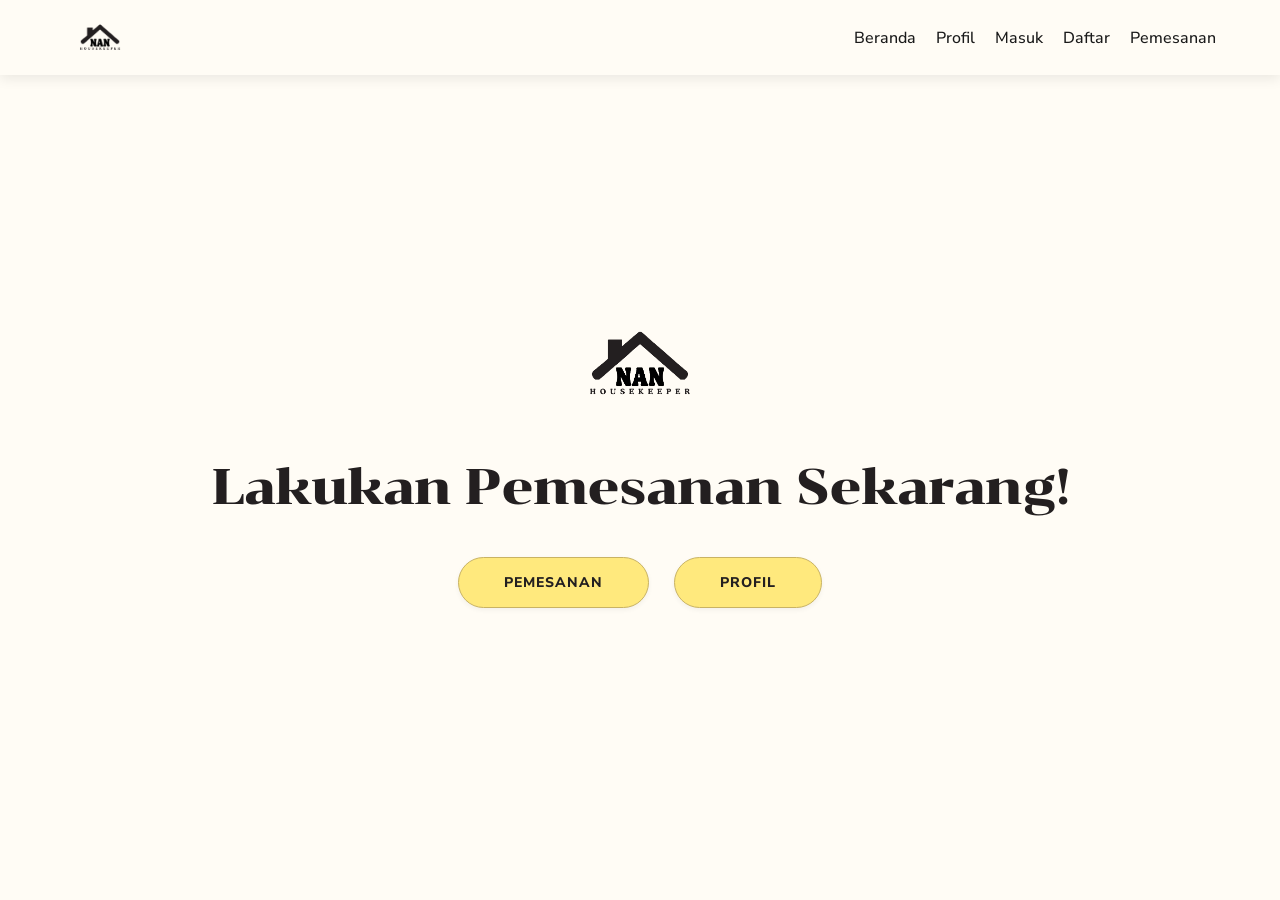
<file: index.html>
<!-- disini kode untuk halaman beranda/homepage -->
<!DOCTYPE html>
<html lang="en">
<head>
    <meta charset="UTF-8">
    <meta name="viewport" content="width=device-width, initial-scale=1.0">
    <title>Homepage</title>
    <link rel="preconnect" href="https://fonts.googleapis.com">
    <link rel="preconnect" href="https://fonts.gstatic.com" crossorigin>
    <link href="https://fonts.googleapis.com/css2?family=Chonburi&family=Nunito+Sans:ital,opsz,wght@0,6..12,200..1000;1,6..12,200..1000&display=swap" rel="stylesheet">
    <link rel="stylesheet" href="style.css">
</head>
<body>

    <nav class="navbar">
        <a href="index.html" class="navbar-logo">
            <img src="asset/logo.png" alt="Logo NAN">
        </a>

        <a href="#">Beranda</a>
        <a href="profile.html">Profil</a>
        <a href="masuk.php">Masuk</a>
        <a href="daftar.php">Daftar</a>
        <a href="formPemesanan.php">Pemesanan</a>
    </nav>

    <main class="main-content">
        <div class="logo-container">
            <img src="asset/logo.png" alt="NAN Houskeeper Logo" class="logo">
        </div>

        <h1 class="main-title">Lakukan Pemesanan Sekarang!</h1>

        <div class="button-container">
            <a href="formPemesanan.php" class="btn">PEMESANAN</a>
            <a href="profile.html" class="btn">PROFIL</a>
        </div>
    </main>
    <script src="script.js"></script>
</body>
</html>
</file>
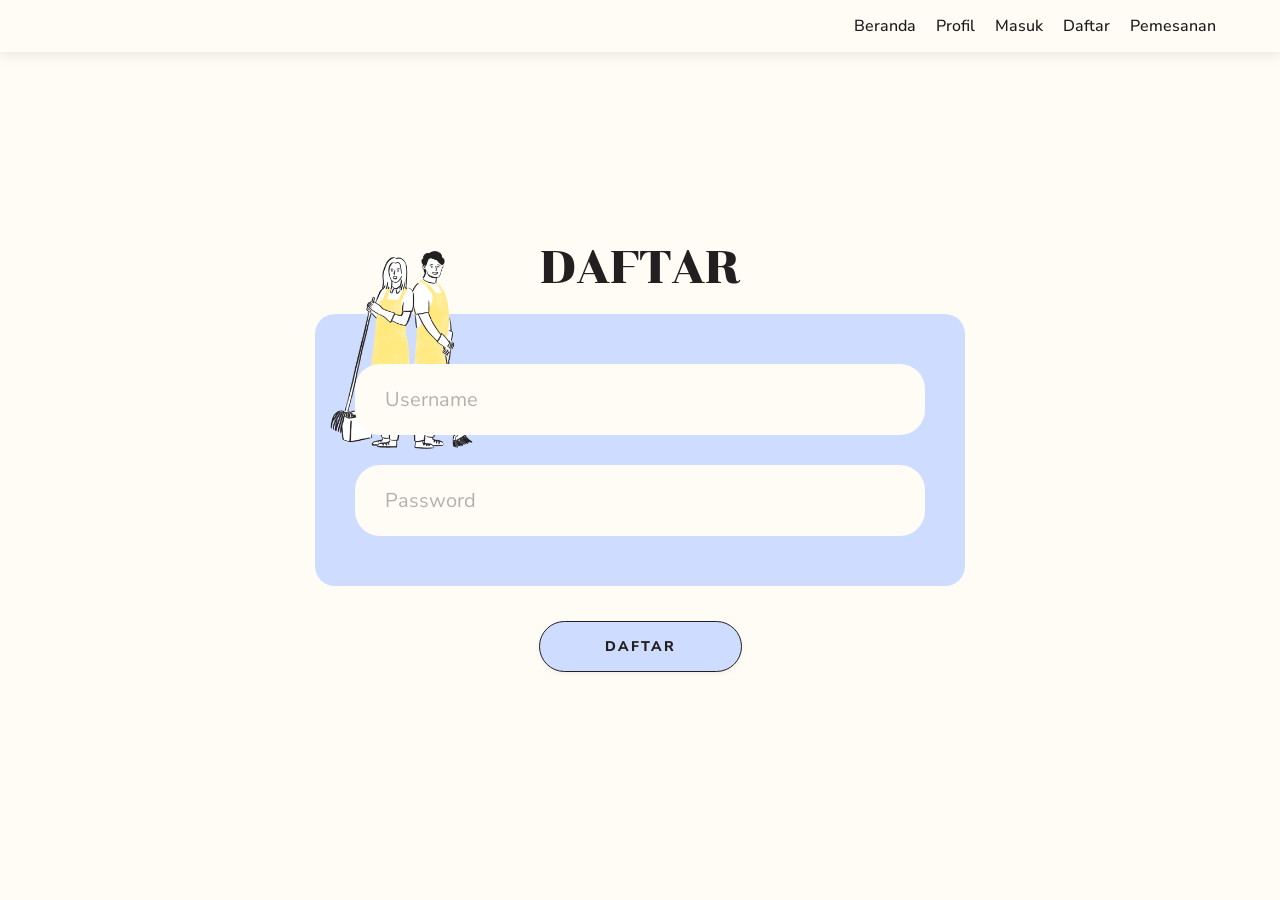
<file: daftar.html>
<!DOCTYPE html>
<html lang="en">
<head>
    <meta charset="UTF-8">
    <meta name="viewport" content="width=device-width, initial-scale=1.0">
    <title>Sign Up</title>
    <!-- stylesheet -->
    <link rel="stylesheet" href="style.css">
    <link rel="preconnect" href="https://fonts.googleapis.com">
    <link rel="preconnect" href="https://fonts.gstatic.com" crossorigin>
    <link href="https://fonts.googleapis.com/css2?family=Chonburi&family=Nunito+Sans:ital,opsz,wght@0,6..12,200..1000;1,6..12,200..1000&display=swap" rel="stylesheet">
</head>

<body>
    <nav class="navbar">
        <a href="index.html">Beranda</a>
        <a href="profile.html">Profil</a>
        <a href="masuk.html">Masuk</a>
        <a href="#">Daftar</a>
        <a href="formPemesanan.php">Pemesanan</a>
    </nav>

    <main class="main-content">
        <div class="register">
            <h1 class="main-title">DAFTAR</h1>

            <img src="asset/asset daftar.png" class="illustration">

            <div class="register-box">
                <form id="registerForm" method="POST">
                    <input type="text" id="user" name="username" placeholder="Username" required>
                    <input type="password" id="password" name="password" placeholder="Password" required>
                </form>
            </div>

            <button type="submit" form="registerForm" class="btn">DAFTAR</button>
        </div>
    </main>
</body>
</html>
</file>
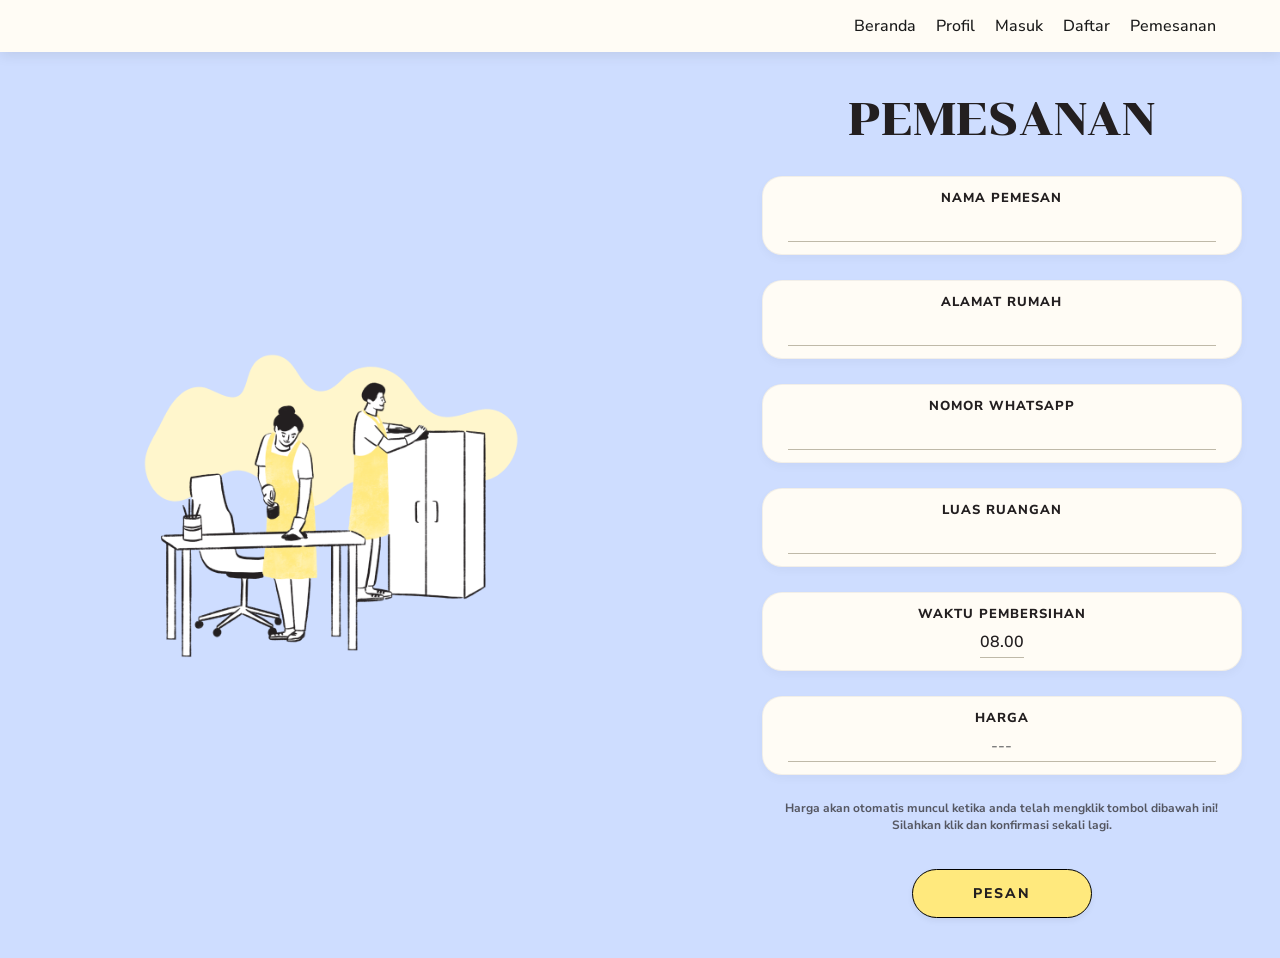
<file: formPemesanan.html>
<!DOCTYPE html>
<html lang="en">
<head>
    <meta charset="UTF-8">
    <meta name="viewport" content="width=device-width, initial-scale=1.0">
    <title>Document</title>
    <link rel="stylesheet" href="style.css">
    <link rel="preconnect" href="https://fonts.googleapis.com">
    <link rel="preconnect" href="https://fonts.gstatic.com" crossorigin>
    <link href="https://fonts.googleapis.com/css2?family=Chonburi&family=Nunito+Sans:ital,opsz,wght@0,6..12,200..1000;1,6..12,200..1000&display=swap" rel="stylesheet">
</head>
<body>
    <nav class="navbar">
        <a href="index.html">Beranda</a>
        <a href="profile.html">Profil</a>
        <a href="masuk.html">Masuk</a>
        <a href="daftar.html">Daftar</a>
        <a href="#">Pemesanan</a>
    </nav>

    <main class="pemesanan-wrapper">

    <div class="pemesanan-kiri">
        <img src="asset/asset pemesanan.png" alt="Ilustrasi Pemesanan" class="img-pemesanan">
    </div>
    <div class="pemesanan-kanan">
        <h1 class="pemesanan-title">PEMESANAN</h1>

    <!-- FORM YANG MASUK KE DATABASE -->
    <div class="form-container">
        <form action="" method="POST" enctype="multipart/form-data">

            <div class="kotak-input">
                <label for="nama">NAMA PEMESAN</label>
                <input type="text" name="nama" id="nama" required>
            </div>

            <div class="kotak-input">
                <label for="alamat">ALAMAT RUMAH</label>
                <input type="text" name="alamat" id="alamat" required>
            </div>

            <div class="kotak-input">
                <label for="nowa">NOMOR WHATSAPP</label>
                <input type="text" name="nomor" id="nowa" required>
            </div>

            <div class="kotak-input">
                <label for="luas rumah">LUAS RUANGAN</label>
                <input type="number" name="luas" id="luasrumah" required>
            </div>
            
            <div class="kotak-input">
                <label for="pilihan">WAKTU PEMBERSIHAN</label>
                <div class="select-wrapper">
                    <select name="pilihan" id="pilihan">
                        <option value="pagi">08.00</option>
                        <option value="siang">13.00</option>
                        <option value="malam">19.00</option>
                    </select>
                </div>
            </div>

            <div class="kotak-input">
                <label for="harga">HARGA</label>
                <input type="text" id="harga" name="harga" readonly placeholder="---">
            </div>

            <p class="info-harga">
                Harga akan otomatis muncul ketika anda telah mengklik tombol dibawah ini!
                Silahkan klik dan konfirmasi sekali lagi.
            </p>
            
            <div class="btn-submit-container">
                <button type="submit" name="action" value="pesan" class="btn-pesan" onclick="hitungDanKonfirmasi()">PESAN</button>
            </div>
        </form>
    </div>
    </main>
    
<script src="script.js"></script>
</body>
</html>
</file>
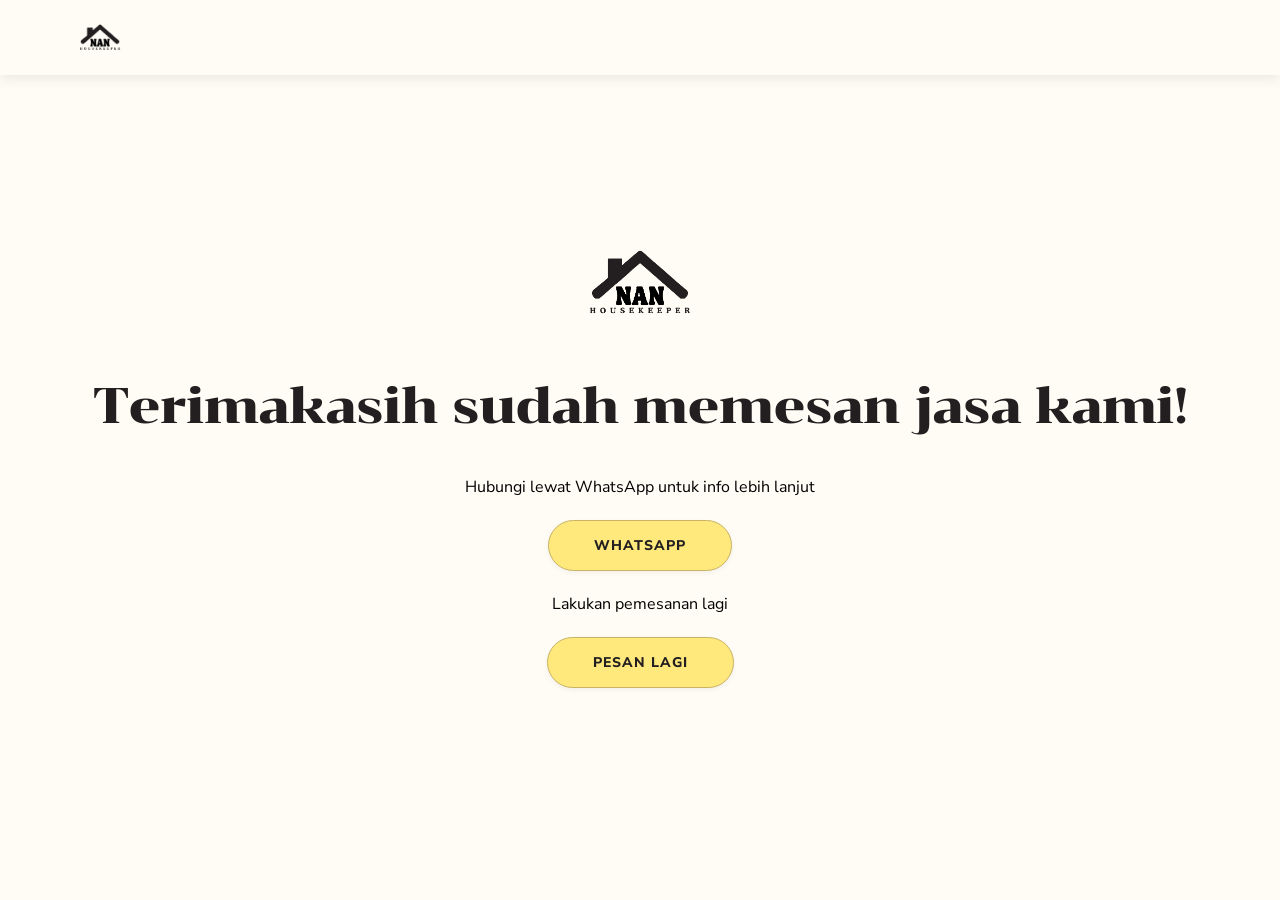
<file: konfirmasi.html>
<!-- after pemesanan -->
<!DOCTYPE html>
<html lang="id">
<head>
    <meta charset="UTF-8">
    <meta name="viewport" content="width=device-width, initial-scale=1.0">
    <title>Terimakasih</title>
    <link rel="preconnect" href="https://fonts.googleapis.com">
    <link rel="preconnect" href="https://fonts.gstatic.com" crossorigin>
    <link href="https://fonts.googleapis.com/css2?family=Chonburi&family=Nunito+Sans:ital,opsz,wght@0,6..12,200..1000;1,6..12,200..1000&display=swap" rel="stylesheet">
    <link rel="stylesheet" href="style.css">
</head>
<body>
    <nav class="navbar">
        <a href="index.html" class="navbar-logo">
            <img src="asset/logo.png" alt="Logo NAN">
        </a>
    </nav>
    
    <main class="main-content">
        <div class="logo-container">
            <img src="asset/logo.png" alt="NAN Houskeeper Logo" class="logo">
        </div>

        <h1 class="main-title">Terimakasih sudah memesan jasa kami!</h1>
        <p>Hubungi lewat WhatsApp untuk info lebih lanjut</p> <br>
            <a href="http://wa.me/+6281251154795" class="btn" target="_blank">WHATSAPP</a>
        <br>
        <p>Lakukan pemesanan lagi</p> <br>
            <a href="formPemesanan.php" class="btn">PESAN LAGI</a>


    <script src="script.js"></script>
</body>
</html>
</file>
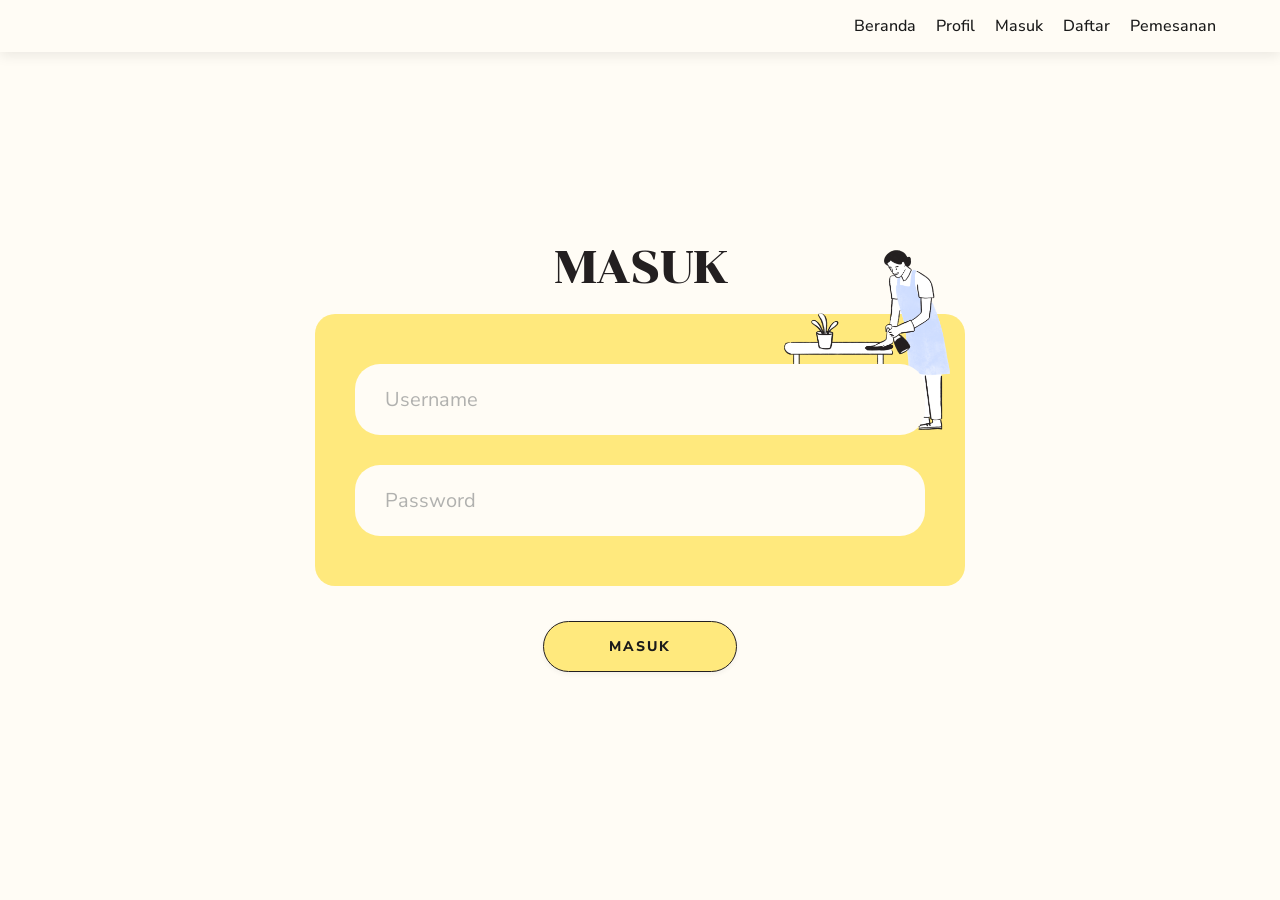
<file: masuk.html>
<!DOCTYPE html>
<html lang="en">
<head>
    <meta charset="UTF-8">
    <meta name="viewport" content="width=device-width, initial-scale=1.0">
    <title>Login</title> 
    <!-- stylesheet -->
    <link rel="stylesheet" href="style.css">
    <link rel="preconnect" href="https://fonts.googleapis.com">
    <link rel="preconnect" href="https://fonts.gstatic.com" crossorigin>
    <link href="https://fonts.googleapis.com/css2?family=Chonburi&family=Nunito+Sans:ital,opsz,wght@0,6..12,200..1000;1,6..12,200..1000&display=swap" rel="stylesheet">
</head>
<body>
    <nav class="navbar">
        <a href="index.html">Beranda</a>
        <a href="profile.html">Profil</a>
        <a href="#">Masuk</a>
        <a href="daftar.html">Daftar</a>
        <a href="formPemesanan.php">Pemesanan</a>
    </nav>

    <main class="main-content">
        <div class="login">
            <h1 class="main-title">MASUK</h1>

            <img src="asset/asset masuk.png" class="illustration">

            <div class="login-box">
                <form id="loginForm" method="POST">
                    <input type="text" id="user" name="username" placeholder="Username" required>
                    <input type="password" id="password" name="password" placeholder="Password" required>
                </form>
            </div>

            <button type="submit" form="loginForm" class="btn">MASUK</button>
        </div>
    </main>
</body>
</html>
</file>
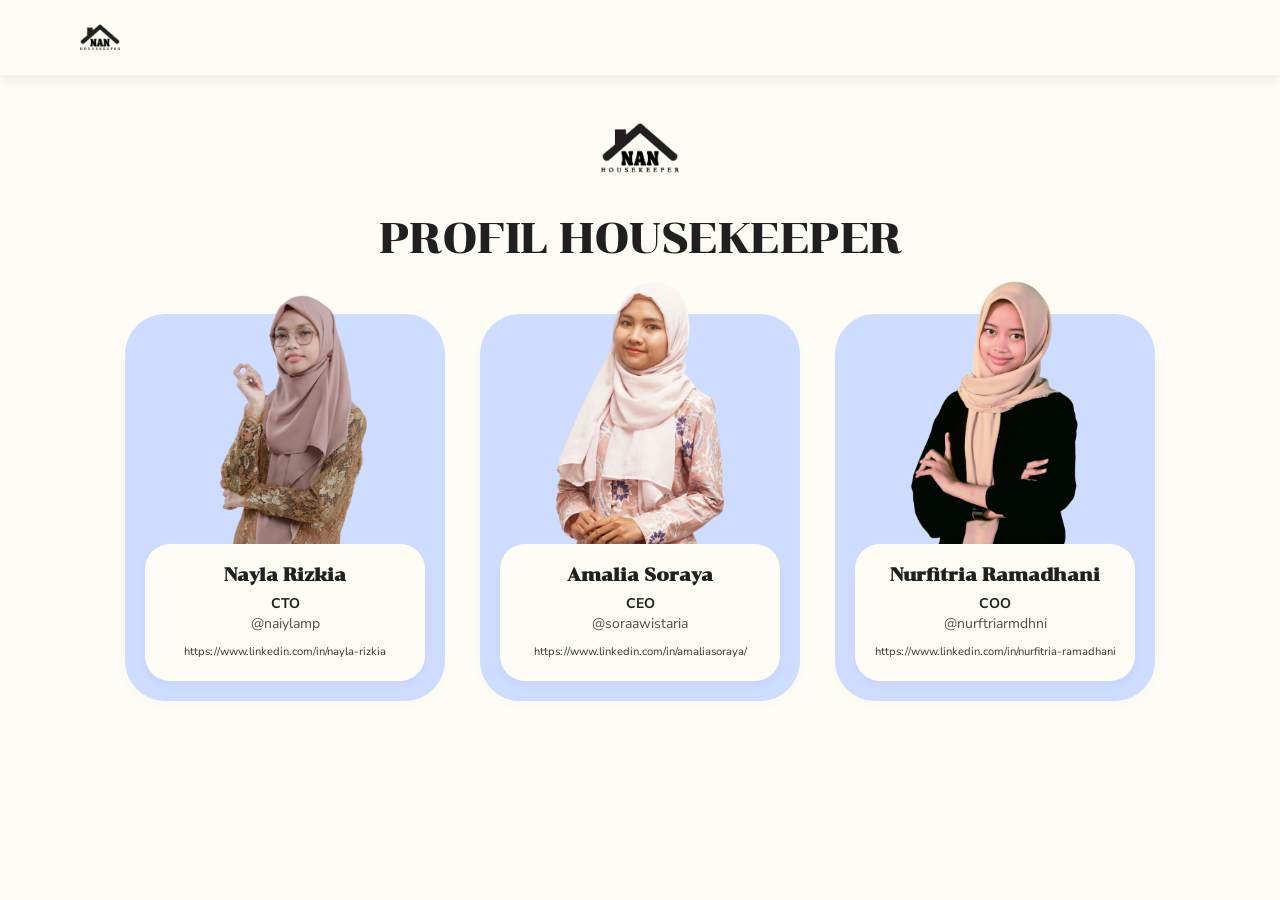
<file: profile.html>
<!DOCTYPE html>
<html lang="en">
<head>
    <meta charset="UTF-8">
    <meta name="viewport" content="width=device-width, initial-scale=1.0">
    <title>Profile Housekeeper</title>
    <link rel="stylesheet" href="style.css">
    <link rel="preconnect" href="https://fonts.googleapis.com">
    <link rel="preconnect" href="https://fonts.gstatic.com" crossorigin>
    <link href="https://fonts.googleapis.com/css2?family=Chonburi&family=Nunito+Sans:ital,opsz,wght@0,6..12,200..1000;1,6..12,200..1000&display=swap" rel="stylesheet">
</head>
<body>
    <nav class="navbar">
        <a href="index.html" class="navbar-logo">
            <img src="asset/logo.png" alt="Logo NAN">
        </a>
    </nav>

    <main class="profile-container">
        <div class="logo-profile">
            <img src="asset/logo.png" alt="Logo NAN Housekeeper">
        </div>
        
        <h1 class="profile-title">PROFIL HOUSEKEEPER</h1>

        <div class="bertiga">
            
            <!-- Kartu Nayla -->
            <div class="card-member nayla">
                <div class="img-wrapper">
                    <img src="asset/nayla.png" alt="Nayla Rizkia">
                </div>
                <div class="bio-box">
                    <h3>Nayla Rizkia</h3>
                    <p class="role">CTO</p>
                    <p class="ig">@naiylamp</p>
                    <a href="https://www.linkedin.com/in/nayla-rizkia" target="_blank">https://www.linkedin.com/in/nayla-rizkia</a>
                </div>
            </div>

            <!-- Kartu Sora -->
            <div class="card-member sora">
                <div class="img-wrapper">
                    <img src="asset/sora.png" alt="Amalia Soraya">
                </div>
                <div class="bio-box">
                    <h3>Amalia Soraya</h3>
                    <p class="role">CEO</p>
                    <p class="ig">@soraawistaria</p>
                    <a href="https://www.linkedin.com/in/amaliasoraya/" target="_blank">https://www.linkedin.com/in/amaliasoraya/</a>
                </div>
            </div>

            <!-- Kartu Fitri -->
            <div class="card-member fitri">
                <div class="img-wrapper">
                    <img src="asset/fitri.png" alt="Nurfitria Ramadhani">
                </div>
                <div class="bio-box">
                    <h3>Nurfitria Ramadhani</h3>
                    <p class="role">COO</p>
                    <p class="ig">@nurftriarmdhni</p>
                    <a href="https://www.linkedin.com/in/nurfitria-ramadhani" target="_blank">https://www.linkedin.com/in/nurfitria-ramadhani</a>
                </div>
            </div>

        </div>
    </main>
</body>
</html>
</file>
<file: style.css>
/* stylesheet untuk semua halaman. pisahkan dengan komentar */

body {
    background-color: antiquewhite;
}

/*🪻🪻🪻🪻🪻style halaman daftar🪻🪻🪻🪻🪻*/
/* Wrapper Utama Area Daftar */
.register {
    display: flex;
    flex-direction: column;
    align-items: center;
    width: 100%;
    max-width: 650px; 
    position: relative; /* Acuan posisi absolute untuk ilustrasi kiri */
    margin-top: 20px;
}

/* Judul "DAFTAR" */
.register .main-title {
    font-family: 'Chonburi', serif;
    font-size: 45px;
    font-weight: 400;
    color: #231f20;
    margin-bottom: 20px;
}

/* BOX BIRU TEMPAT INPUT */
.register-box {
    background-color: #ceddff; /* Mengubah warna jadi biru pastel */
    width: 100%;
    padding: 50px 40px;
    border-radius: 20px; 
    box-sizing: border-box;
    margin-bottom: 35px;
}

/* Form Layout di Halaman Daftar */
#registerForm {
    display: flex;
    flex-direction: column;
    gap: 30px; 
}

/* Username & Password */
#registerForm input {
    width: 100%;
    background-color: #fffcf5;
    border: none;
    outline: none;
    padding: 22px 30px;
    font-family: 'Nunito sans', serif;
    font-size: 20px;
    color: #333333;
    border-radius: 25px; 
    box-sizing: border-box;
    position: relative;   
    z-index: 2; /* Agar input tetap berada di depan kaki ilustrasi */
}

/* Warna teks placeholder halaman daftar */
#registerForm input::placeholder {
    color: #9e9e9e;
    opacity: 0.8;
}

/* POSISI ILUSTRASI DAFTAR */
.register .illustration {
    position: absolute;
    left: -100px;          /* Menggeser ilustrasi ke sebelah kiri */
    top: 5px;            /* Mengatur tinggi posisi ilustrasi */
    height: 210px;        /* Menyesuaikan tinggi objek */
    width: auto;
    z-index: 1;           /* Berada di belakang kolom input utama */
    pointer-events: none; 
}

/* TOMBOL DAFTAR BIRU DI BAWAH */
.register .btn {
    display: inline-block;
    cursor: pointer;
    background-color: #ceddff; /* Warna tombol */
    color: #231f20;
    font-family: 'Nunito Sans', sans-serif;
    font-weight: 800;
    font-size: 14px;
    letter-spacing: 2px;
    padding: 15px 65px; 
    border: 1px solid #231f20; /* Border hitam tipis */
    border-radius: 30px;
    box-shadow: 0 2px 5px rgba(0,0,0,0.05);
    transition: transform 0.2s, background-color 0.2s;
}

.register .btn:hover {
    background-color: #b3cbff; /* Efek hover biru sedikit lebih gelap saat disentuh */
    transform: translateY(-2px);
}



/* style halaman masuk */
/* Konten Utama Halaman Login */
.main-content {
    flex: 1;
    display: flex;
    flex-direction: column;
    align-items: center;
    justify-content: center;
    text-align: center;
    padding: 40px 20px;
}

/* Wrapper Utama Area Login */
.login {
    display: flex;
    flex-direction: column;
    align-items: center;
    width: 100%;
    max-width: 650px; /* Batas lebar maksimal konten login */
    position: relative; /* Posisi absolute ilustrasi */
    margin-top: 20px;
}

/* Judul "MASUK" */
.login .main-title {
    font-family: 'Chonburi', serif;
    font-size: 45px;
    font-weight: 400;
    color: #231f20;
    margin-bottom: 20px;
}

/* BOX KUNING TEMPAT INPUT */
.login-box {
    background-color: #ffe97d;
    width: 100%;
    padding: 50px 40px;
    border-radius: 20px; /* Sudut melengkung box kuning */
    box-sizing: border-box;
    margin-bottom: 35px;
}

/* Form Layout */
#loginForm {
    display: flex;
    flex-direction: column;
    gap: 30px; /* Jarak antar kolom input */
}

/* Username & Password */
#loginForm input {
    width: 100%;
    background-color: #fffcf5; /* Latar belakang putih */
    border: none;
    outline: none;
    padding: 22px 30px;
    font-family: 'Nunito Sans', serif; /* Font input agak serif mirip desain */
    font-size: 20px;
    color: #333333;
    border-radius: 25px; /* Membuat input berbentuk oval panjang */
    box-sizing: border-box;
    position: relative;   /* Wajib ditambah agar z-index-nya berfungsi */
    z-index: 2;           /* Set ke 2 agar posisinya berada di atas ilustrasi (layer 1) */
}

/* Mengubah warna teks placeholder agar abu-abu elegan */
#loginForm input::placeholder {
    color: #9e9e9e;
    opacity: 0.8;
}

/* POSISI ILUSTRASI (Orang bersih-bersih) */
.illustration {
    position: absolute;
    right: -80px;        /* Menggeser ilustrasi agak ke kanan melewati batas box */
    top: 0px;          /* Mengatur posisi tinggi ilustrasi agar pas di atas box kuning */
    height: 200px;      /* Sesuaikan tinggi ilustrasi agar proporsional */
    width: auto;
    z-index: 1;        /* Memastikan gambar berada di lapisan paling depan */
    pointer-events: none; /* Biar kalau tidak sengaja terklik, tidak mengganggu input */
}

/* TOMBOL MASUK KUNING DI BAWAH */
.login .btn {
    display: inline-block;
    cursor: pointer;
    background-color: #ffe97d;
    color: #1a1a1a;
    font-family: 'Nunito Sans', sans-serif;
    font-weight: 800;
    font-size: 14px;
    letter-spacing: 2px;
    padding: 15px 65px;
    border: 1px solid #231f20;
    border-radius: 30px;
    box-shadow: 0 2px 5px rgba(0,0,0,0.05);
    transition: transform 0.2s, background-color 0.2s;
}

.login .btn:hover {
    background-color: #f7da65;
    transform: translateY(-2px);
}



/* 🌻🌻🌻🌻🌻style index.html🌻🌻🌻🌻🌻 */
/* reset basic styling */
* {
    margin: 0;
    padding: 0;
    box-sizing: border-box;
}

body {
    background-color: #fffcf5; /* Warna background krem hangat sesuai gambar */
    font-family: 'Nunito Sans', sans-serif;
    min-height: 100vh;
    display: flex;
    flex-direction: column;
}

/* NAVBAR STYLING */
.navbar {
    display: flex;
    justify-content: flex-end; /* Menyejajarkan menu ke kanan */
    padding: 20px 40px;
    gap: 20px;
    box-shadow: 0 4px 12px rgba(0, 0, 0, 0.08);
    background-color: #FAF6EE;
}

.navbar a {
    text-decoration: none;
    color: #1a1a1a;
    font-size: 16px;
    font-weight: 500;
    transition: color 0.2s;
}

.navbar a:hover {
    color: #f3d47a; /* Efek hover saat disentuh mouse */
}

/* Styling untuk Container Navbarnya */
.navbar {
    display: flex;
    align-items: center; /* Membuat logo dan teks menu sejajar vertikal di tengah */
    padding: 15px 5%;   /* Memberi jarak atas-bawah dan kanan-kiri navbar */
    background-color: #fffcf5; /* Sesuaikan dengan warna background navbarmu */
}

/* TRIK UTAMA: Membuat Logo mepet ke kiri dan mendorong menu lain ke kanan */
.navbar-logo {
    margin-right: auto; /* Ini yang otomatis mendorong menu teks ke sebelah kanan */
    display: flex;
    align-items: center;
}

/* Mengatur Ukuran Gambar Logo di Navbar */
.navbar-logo img {
    height: 45px;       /* Atur tinggi logo agar pas dengan ukuran navbar */
    width: auto;        /* Biar lebarnya otomatis menyesuaikan proporsi gambar */
    object-fit: contain;
}

/* KONTEN UTAMA */
.main-content {
    flex: 1;
    display: flex;
    flex-direction: column;
    align-items: center;
    justify-content: center;
    text-align: center;
    padding-bottom: 100px; /* Supaya posisinya agak naik mirip di gambar */
}

/* Logo */
.logo-container {
    margin-bottom: 30px;
}

.logo {
    max-width: 180px; /* Ukuran logo */
    height: auto;
}

/* Judul Utama */
.main-title {
    font-family: 'Chonburi', serif;
    font-size: 50px; /* Ukuran font */
    font-weight: 400;
    color: #231f20;
    margin-bottom: 40px;
    letter-spacing: -1px;
}

/* CONTAINER TOMBOL */
.button-container {
    display: flex;
    gap: 25px; /* Jarak antar tombol */
}

/* Gaya Tombol Kuning */
.btn {
    display: inline-block;
    text-decoration: none;
    background-color: #ffe97d;
    color: #231f20;
    font-family: 'Nunito Sans', sans-serif;
    font-weight: 800; /* Font tebal untuk tombol */
    font-size: 14px;
    letter-spacing: 1px;
    padding: 15px 45px;
    border: 1px solid #c9b363; /* Border tipis halus */
    border-radius: 30px; /* Membuat sudut tombol melengkung */
    box-shadow: 0 2px 5px rgba(0,0,0,0.05);
    transition: transform 0.2s, background-color 0.2s;
}

.btn:hover {
    background-color: #ffe97d;
    transform: translateY(-2px); /* Efek sedikit terangkat saat di-hover */
}



/*🌹🌹🌹🌹🌹style profile🌹🌹🌹🌹🌹*/
/* Konten Utama Container */
.profile-container {
    display: flex;
    flex-direction: column;
    align-items: center;
    padding: 30px 20px 80px 20px;
    text-align: center;
    width: 100%;
}

/* Logo Atas */
.logo-profile {
    margin-bottom: 15px;
}

.logo-profile img {
    max-width: 140px;
    height: auto;
}

/* Judul "PROFIL HOUSEKEEPER" */
.profile-title {
    font-family: 'Chonburi', serif;
    font-size: 42px;
    font-weight: 400;
    color: #231f20;
    margin-bottom: 50px;
    letter-spacing: -0.5px;
}

/* CONTAINER KARTU (FLEXBOX JALUR HORIZONTAL) */
.bertiga {
    display: flex;
    justify-content: center;
    align-items: flex-start;
    gap: 35px; /* Jarak antar kartu anggota */
    width: 100%;
    max-width: 1200px; /* Batas lebar total barisan kartu */
    padding: 0 20px;
}

/* Kotak Biru */
.card-member {
    background-color: #ceddff;
    flex: 1;
    max-width: 320px; /* Lebar maksimal per kartu */
    border-radius: 40px; /* Sudut melengkung lebar di luar kartu */
    padding: 5px 20px 20px 20px;
    display: flex;
    flex-direction: column;
    align-items: center;
    position: relative;
    box-shadow: 0 4px 15px rgba(0, 0, 0, 0.02);
}

/* Pembungkus Foto */
.img-wrapper {
    width: 100%;
    height: 240px; /* Batas tinggi area foto */
    display: flex;
    justify-content: center;
    align-items: flex-end; /* Supaya foto memotong pas di atas box putih */
    margin-bottom: -15px; /* Bagian bawah foto menempel/masuk ke area box putih */
    z-index: 1;
}

.img-wrapper img {
    height: 120%; /* Proporsi badan pas */
    width: auto;
    object-fit: contain;
    transform: translateY(-10px); /* Naikin foto di atas box biru */
}

/* BOX BIODATA PUTIH */
.bio-box {
    background-color: #fffcf5;
    width: 100%;
    border-radius: 25px; /* Sudut melengkung box putih */
    padding: 20px 15px;
    text-align: center;
    box-shadow: 0 4px 10px rgba(0, 0, 0, 0.04);
    z-index: 2; /* Berada di depan foto */
}

/* Nama Anggota */
.bio-box h3 {
    font-family: 'Chonburi', serif;
    font-size: 18px;
    color: #231f20;
    margin-bottom: 8px;
}

/* Jabatan & Instagram */
.bio-box p {
    font-family: 'Nunito Sans', sans-serif;
    font-size: 14px;
    color: #231f20;
    line-height: 1.4;
}

.bio-box .role {
    font-weight: 700; /* Bold untuk jabatan */
}

.bio-box .ig {
    font-weight: 400;
    opacity: 0.8;
    margin-bottom: 6px;
}

/* Link LinkedIn */
.bio-box a {
    font-family: 'Nunito Sans', sans-serif;
    font-size: 11px;
    color: #231f20;
    text-decoration: none;
    word-break: break-all; /* Link panjang otomatis patah dan ga meluber keluar */
    display: inline-block;
    margin-top: 4px;
    opacity: 0.9;
}

.bio-box a:hover {
    text-decoration: underline; /* Garis bawah halus waktu mouse diarahkan */
}



/*🌼🌼🌼🌼🌼style form pemesanan🌼🌼🌼🌼🌼*/
/* Background */
body:has(.pemesanan-wrapper) {
    background-color: #ceddff; 
}

/* Wrapper Utama Layout Kiri & Kanan */
.pemesanan-wrapper {
    flex: 1;
    display: flex;
    align-items: center;
    justify-content: space-around;
    padding: 40px 3%; /* Area konten */
    gap: 30px;
}

/* ILUSTRASI */
.pemesanan-kiri {
    flex: 1;
    display: flex;
    justify-content: center;
    align-items: center;
}

.img-pemesanan {
    width: 100%;
    max-width: 100; /* Atur batas besar gambar */
    height: auto;
    object-fit: contain;
}

/* --- BAGIAN KANAN (FORM & JUDUL) --- */
.pemesanan-kanan {
    flex: 1;
    display: flex;
    flex-direction: column;
    align-items: flex-end; /* Membawa seluruh form & judul merapat ke kanan */
}

/* Judul PEMESANAN */
.pemesanan-title {
    font-family: 'Chonburi', serif;
    font-size: 45px;
    font-weight: 400;
    color: #231f20;
    margin-bottom: 30px;
    text-align: center;
    width: 100%;
    max-width: 480px;
}

/* Container Form */
.form-container {
    width: 100%;
    max-width: 480px; /* Menentukan lebar box form agar seragam */
}

.form-container form {
    display: flex;
    flex-direction: column;
    gap: 25px; /* Jarak antar baris input */
}

/* KOTAK INPUT (Gabungan Label & Teks) */
.kotak-input {
    background-color: #fffcf5; /* Warna putih gading */
    border-radius: 20px;
    padding: 12px 25px;
    display: flex;
    flex-direction: column;
    align-items: center; /* Teks center sesuai mockup */
    justify-content: center;
    border: 1px solid rgba(0, 0, 0, 0.05);
    box-shadow: 0 4px 10px rgba(0, 0, 0, 0.03);
}

/* Gaya Label di dalam Kotak */
.kotak-input label {
    font-family: 'Nunito Sans', sans-serif;
    font-weight: 800;
    font-size: 13px;
    color: #231f20;
    letter-spacing: 1px;
    margin-bottom: 4px;
    text-align: center;
}

/* Gaya Element Input & Select */
.kotak-input input,
.kotak-input select {
    width: 100%;
    background: transparent;
    border: none;
    outline: none;
    font-family: 'Nunito Sans', sans-serif;
    font-size: 16px;
    font-weight: 600;
    color: #231f20;
    text-align: center; /* Membuat teks ketikan berada di tengah */
    padding: 4px 0;
}

/* Styling Khusus Dropdown Select */
.kotak-input select {
    appearance: none; /* Menghilangkan panah bawaan browser browser */
    cursor: pointer;
}

/* Garis pembatas tipis di bawah teks seperti di desain */
.kotak-input input, 
.kotak-input select {
    border-bottom: 1px solid #bfb9a8; 
}

/* Menghilangkan garis pembatas saat di-klik */
.kotak-input input:focus {
    border-bottom: 1px solid #231f20;
}

/* Teks Info Kecil di Bawah */
.info-harga {
    font-family: 'Nunito Sans', sans-serif;
    font-weight: bold;
    font-size: 12px;
    color: #231f20;
    opacity: 0.7;
    text-align: center;
    padding: 0 10px;
    line-height: 1.4;
}

/* --- TOMBOL PESAN --- */
.btn-submit-container {
    display: flex;
    justify-content: center; /* Tombol merapat ke kanan bawah form */
    width: 100%;
    margin-top: 10px;
}

.btn-pesan {
    background-color: #ffe97d; /* Kuning cerah */
    color: #231f20;
    font-family: 'Nunito Sans', sans-serif;
    font-weight: 800;
    font-size: 14px;
    letter-spacing: 2px;
    padding: 14px 60px;
    border: 1px solid #000000; /* Border hitam tegas sesuai gambar */
    border-radius: 30px;
    cursor: pointer;
    box-shadow: 0 3px 6px rgba(0,0,0,0.05);
    transition: all 0.2s ease;
}

.btn-pesan:hover {
    background-color: #ffd83b;
    transform: translateY(-2px);
}
</file>
